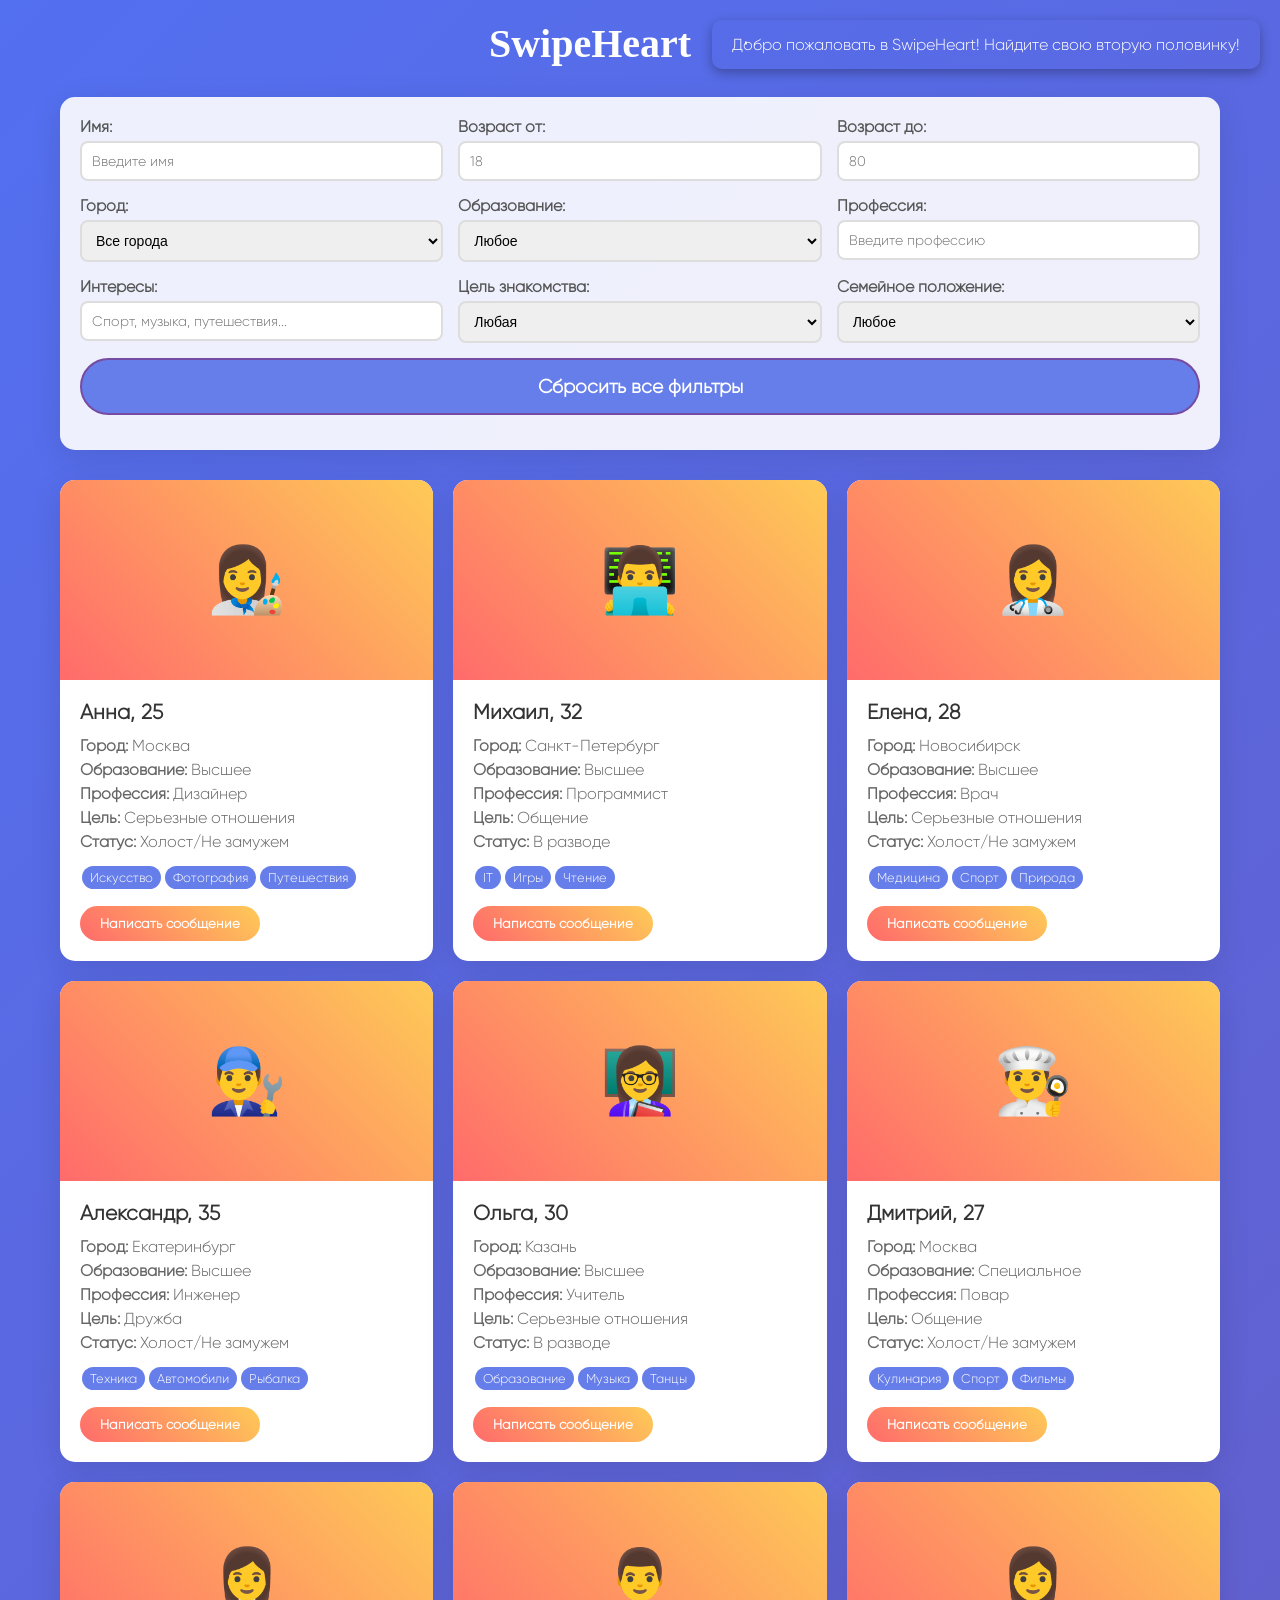
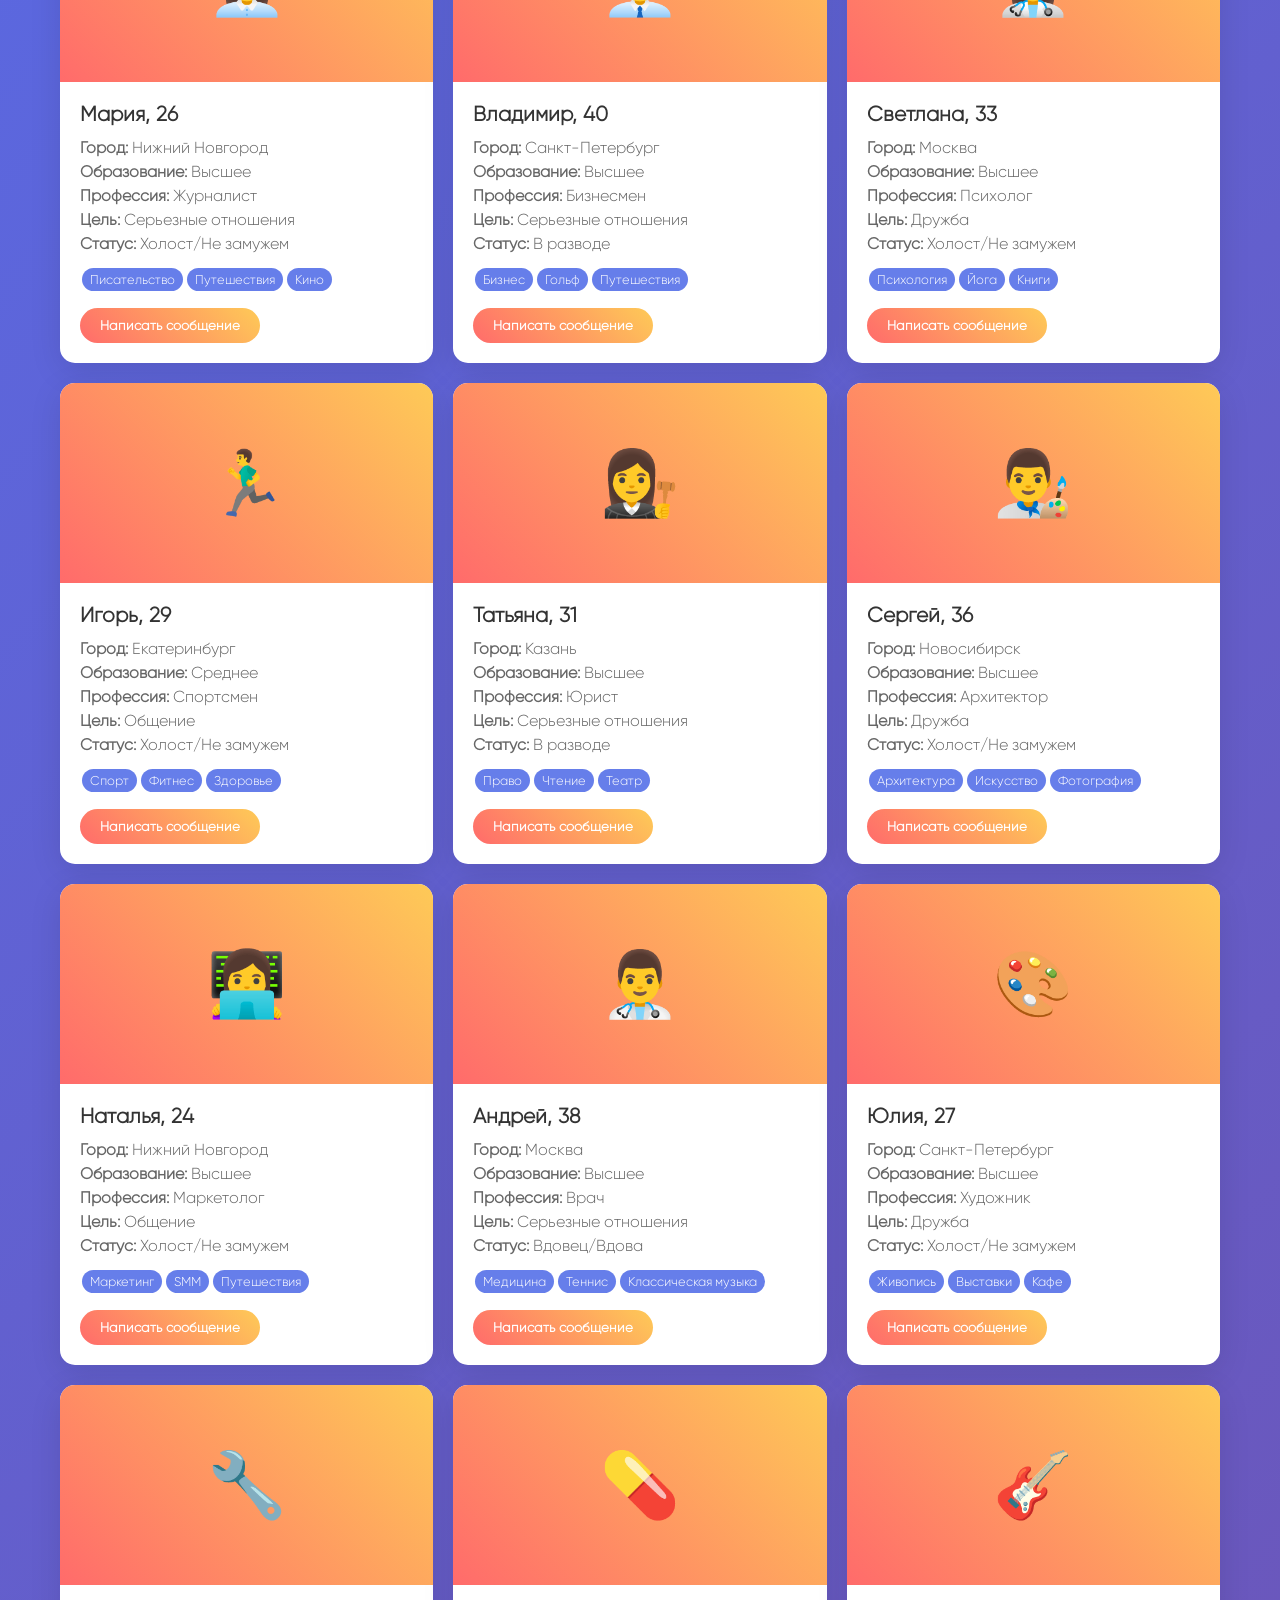
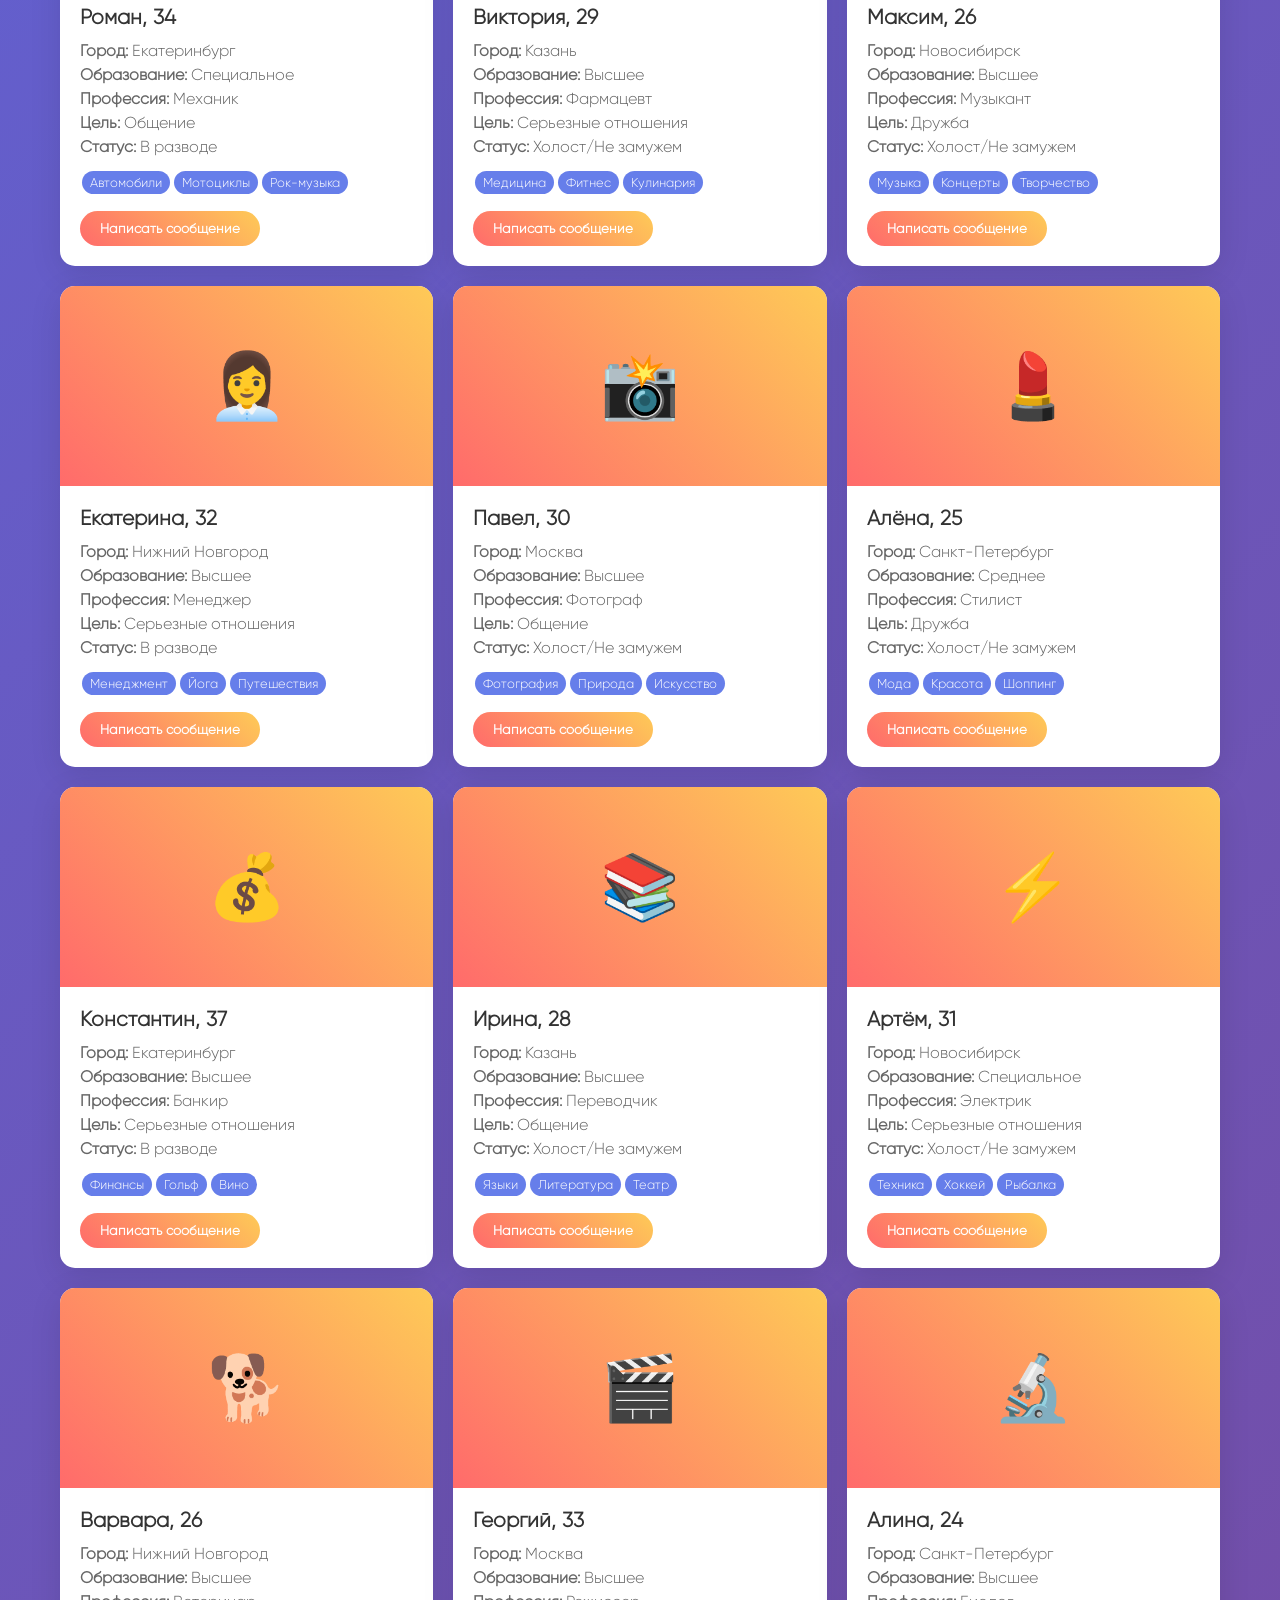
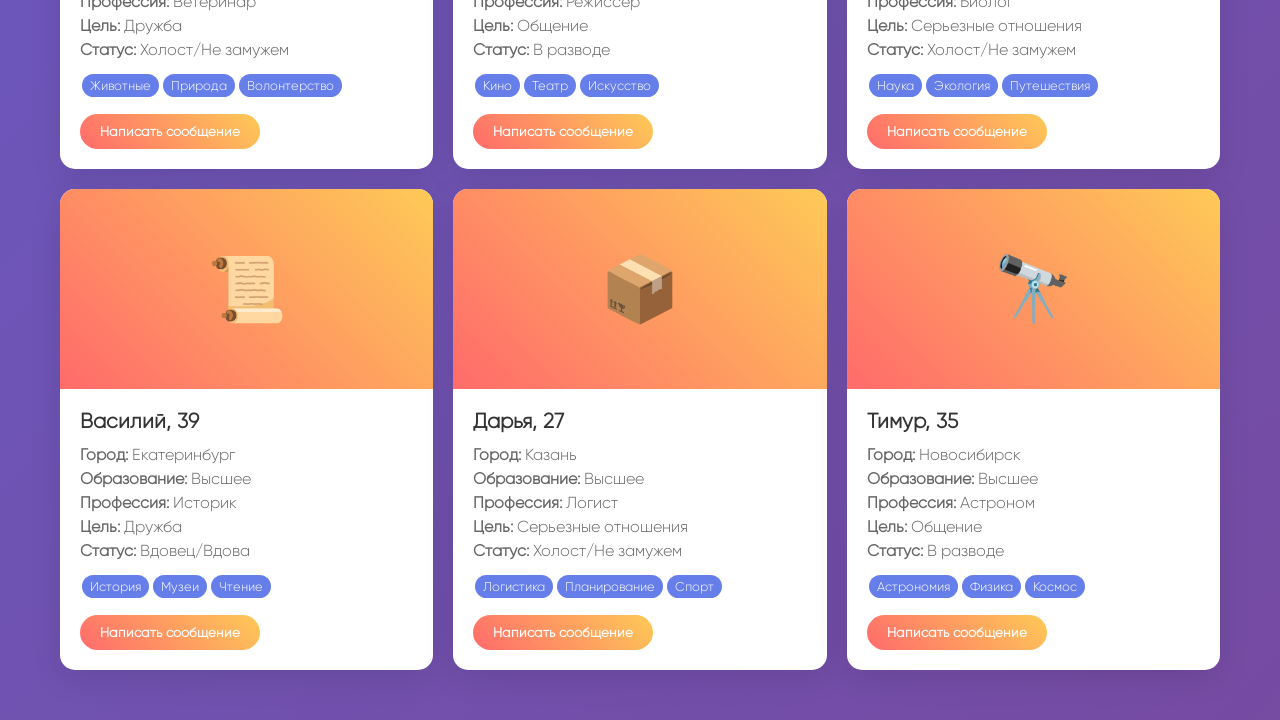
<file: index.html>
<!DOCTYPE html>
<html lang="ru">
<head>
    <meta charset="UTF-8">
    <meta name="viewport" content="width=device-width, initial-scale=1.0">
    <title>SwipeHeart - Сайт знакомств</title>
    <link rel="stylesheet" href="style.css">
</head>
<body>
    <div class="container">
              <div class="logo">
            <h1>
                SwipeHeart
                <svg class="infinity-svg" viewBox="0 0 87 30" xmlns="http://www.w3.org/2000/svg">
                    <path id="outline" d="M22,15 C22,8 17,0 8,0 C-1,0 -6,8 -6,15 C-6,22 -1,30 8,30 C17,30 22,22 22,15 C22,8 27,0 36,0 C45,0 50,8 50,15 C50,22 45,30 36,30 C27,30 22,22 22,15" 
                          fill="none" stroke="white" stroke-width="2" stroke-linecap="round"
                          transform="translate(21.5, 0)"/>
                </svg>
            </h1>
        </div>

      <div class="search-filters">
          <div class="search-row">
              <div class="search-group">
                  <label for="search-name">Имя:</label>
                  <input type="text" id="search-name" placeholder="Введите имя">
              </div>
              <div class="search-group">
                <label for="search-age-min">Возраст от:</label>
                <input type="number" id="search-age-min" placeholder="18" min="18" max="80">
              </div>
              <div class="search-group">
                <label for="search-age-max">Возраст до:</label>
                <input type="number" id="search-age-max" placeholder="80" min="18" max="80">
            </div>
            </div>
            <div class="search-row">
                <div class="search-group">
                    <label for="search-city">Город:</label>
                    <select id="search-city">
                        <option value="">Все города</option>
                        <option value="Москва">Москва</option>
                        <option value="Санкт-Петербург">Санкт-Петербург</option>
                        <option value="Новосибирск">Новосибирск</option>
                        <option value="Екатеринбург">Екатеринбург</option>
                        <option value="Казань">Казань</option>
                        <option value="Нижний Новгород">Нижний Новгород</option>
                    </select>
                </div>
                <div class="search-group">
                    <label for="search-education">Образование:</label>
                    <select id="search-education">
                        <option value="">Любое</option>
                        <option value="Среднее">Среднее</option>
                        <option value="Высшее">Высшее</option>
                        <option value="Специальное">Специальное</option>
                    </select>
                </div>
                <div class="search-group">
                    <label for="search-profession">Профессия:</label>
                    <input type="text" id="search-profession" placeholder="Введите профессию">
                </div>
            </div>
            <div class="search-row">
                <div class="search-group">
                    <label for="search-interests">Интересы:</label>
                    <input type="text" id="search-interests" placeholder="Спорт, музыка, путешествия...">
                </div>
                <div class="search-group">
                    <label for="search-relationship">Цель знакомства:</label>
                    <select id="search-relationship">
                        <option value="">Любая</option>
                        <option value="Серьезные отношения">Серьезные отношения</option>
                        <option value="Дружба">Дружба</option>
                        <option value="Общение">Общение</option>
                    </select>
                </div>
                <div class="search-group">
                    <label for="search-status">Семейное положение:</label>
                    <select id="search-status">
                        <option value="">Любое</option>
                        <option value="Холост/Не замужем">Холост/Не замужем</option>
                        <option value="В разводе">В разводе</option>
                        <option value="Вдовец/Вдова">Вдовец/Вдова</option>
                    </select>
                </div>
            </div>
            <div class="search-row search-row-reset">
              <button id="resetButton">Сбросить все фильтры</button>
            </div>
        </div>

        <div id="profiles-container" class="profiles-grid"></div>
        <div id="no-results" class="no-results" style="display: none;">
            Профили не найдены. Попробуйте изменить параметры поиска.
        </div>
    </div>

    <div id="message-modal" class="modal">
        <div class="modal-content">
            <div class="modal-header">
                <h2 id="modal-title">Сообщения</h2>
                <span class="close">&times;</span>
            </div>
            <div id="messages-container" class="messages-container"></div>
            <div class="message-input-container">
                <div class="emoji-panel">
                    <button class="emoji-btn" data-emoji="😊">😊</button>
                    <button class="emoji-btn" data-emoji="😍">😍</button>
                    <button class="emoji-btn" data-emoji="🥰">🥰</button>
                    <button class="emoji-btn" data-emoji="😘">😘</button>
                    <button class="emoji-btn" data-emoji="💕">💕</button>
                    <button class="emoji-btn" data-emoji="❤️">❤️</button>
                    <button class="emoji-btn" data-emoji="💖">💖</button>
                    <button class="emoji-btn" data-emoji="🌹">🌹</button>
                    <button class="emoji-btn" data-emoji="🎉">🎉</button>
                    <button class="emoji-btn" data-emoji="👋">👋</button>
                </div>
                <textarea id="message-input" class="message-input" placeholder="Введите сообщение..." rows="3"></textarea>
                <button id="send-btn" class="send-btn">Отправить</button>
            </div>
        </div>
    </div>
    <script src='script.js'></script>
</body>
</html>
</file>
<file: style.css>
@font-face {
    font-family: "Gilroy";
    src: url("/Fonts/Gilroy-FREE/Gilroy-Light.otf") format("truetype");
    font-style: normal;
    font-weight: normal;
 }
 * {
    margin: 0;
    padding: 0;
    box-sizing: border-box;
}

body {
    font-family: "Gilroy";
    background: linear-gradient(135deg,rgb(83, 112, 241) 0%, #764ba2 100%);
    min-height: 100vh;
    color: #333;
}

:placeholder-shown {
  font-family: "Gilroy";
}

.container {
    max-width: 1200px;
    margin: 0 auto;
    padding: 20px;
}

.header {
    text-align: center;
    margin-bottom: 30px;
    color: white;
}

.header h1 {
    font-size: 2.5rem;
    margin-bottom: 10px;
    text-shadow: 2px 2px 4px rgba(0,0,0,0.3);
}

/* Анимированный логотип */
.logo {
    text-align: center;
    margin-bottom: 30px;
}

.logo h1 {
    color: white;
    font-family: "Nebulas Regular";
    font-size: 2.5rem;
    display: flex;
    align-items: center;
    justify-content: center;
    gap: 10px;
}

.infinity-svg {
    width: 90px;
    height: 24px;
}

#outline {
    stroke-dasharray: 2.42777px, 242.77666px;
    stroke-dashoffset: 0;
    -webkit-animation: anim 1.6s linear infinite;
    animation: anim 1.6s linear infinite;
    
}

@-webkit-keyframes anim {
    12.5% {
        stroke-dasharray: 33.98873px, 242.77666px;
        stroke-dashoffset: -26.70543px;
    }
    43.75% {
        stroke-dasharray: 84.97183px, 242.77666px;
        stroke-dashoffset: -84.97183px;
    }
    100% {
        stroke-dasharray: 2.42777px, 242.77666px;
        stroke-dashoffset: -240.34889px;
    }
}

@keyframes anim {
    12.5% {
        stroke-dasharray: 33.98873px, 242.77666px;
        stroke-dashoffset: -26.70543px;
    }
    43.75% {
        stroke-dasharray: 84.97183px, 242.77666px;
        stroke-dashoffset: -84.97183px;
    }
    100% {
        stroke-dasharray: 2.42777px, 242.77666px;
        stroke-dashoffset: -240.34889px;
    }
}


.search-filters {
    background: rgba(255, 255, 255, 0.9);
    padding: 20px;
    border-radius: 15px;
    margin-bottom: 30px;
    box-shadow: 0 8px 32px rgba(0,0,0,0.1);
}

.search-row {
    display: grid;
    grid-template-columns: repeat(auto-fit, minmax(200px, 1fr));
    gap: 15px;
    margin-bottom: 15px;
}

.search-group {
    display: flex;
    flex-direction: column;
}

.search-group label {
    font-weight: bold;
    margin-bottom: 5px;
    color: #555;
}

.search-group input,
.search-group select {
    padding: 10px;
    border: 2px solid #ddd;
    border-radius: 8px;
    font-size: 14px;
    transition: border-color 0.3s;
}

.search-group input:focus,
.search-group select:focus {
    outline: none;
    border-color: #667eea;
}

.profiles-grid {
    display: grid;
    grid-template-columns: repeat(auto-fill, minmax(280px, 1fr));
    gap: 20px;
    margin-bottom: 30px;
}

.profile-card {
    overflow: hidden;
    border-radius: 15px;
    background: white;
    border-radius: 15px;
    box-shadow: 0 8px 32px rgba(0,0,0,0.1);
    cursor: pointer;
}


.profile-card:hover {
    transform: translateY(-5px);
    box-shadow: 0 12px 40px rgba(0,0,0,0.2);
}

.profile-image {
    width: 100%;
    height: 200px;
    background: linear-gradient(45deg, #ff6b6b, #feca57);
    display: flex;
    align-items: center;
    justify-content: center;
    font-size: 3rem;
    color: white;
    position: relative;
}

.profile-info {
    padding: 20px;
}

.profile-name {
    font-size: 1.3rem;
    font-weight: bold;
    margin-bottom: 10px;
    color: #333;
}

.profile-details {
    color: #666;
    line-height: 1.5;
}

.profile-interests {
    margin-top: 10px;
}

.interest-tag {
    display: inline-block;
    background: #667eea;
    color: white;
    padding: 4px 8px;
    border-radius: 12px;
    font-size: 0.8rem;
    margin: 2px;
}

#resetButton {
    font-family: "Gilroy";
    padding: 15px 30px;
    border: 2px solid #764ba2;
    background-color: #667eea;
    color: #ffffff;
    font-size: 1.2rem;
    cursor: pointer;
    border-radius: 30px;
    transition: all 0.4s ease;
    outline: none;
    position: relative;
    overflow: hidden;
    font-weight: bold;
}

#resetButton::after {
    content: "";
    position: absolute;
    top: 0;
    left: 0;
    width: 100%;
    height: 100%;
    background: radial-gradient(circle,
    rgba(255, 255, 255, 0.25) 0%,
    rgba(255, 255, 255, 0) 70%);
    transform: scale(0);
    transition: transform 0.5s ease;
}
#resetButton:hover::after {
  transform: scale(4);
}

#resetButton:hover {
  border-color: #666666;
  background: #292929;
}
.message-btn {
    font-family: "Gilroy";
    background: linear-gradient(45deg, #ff6b6b, #feca57);
    color: white;
    border: none;
    padding: 10px 20px;
    border-radius: 20px;
    cursor: pointer;
    font-weight: bold;
    margin-top: 15px;
    transition: transform 0.2s;
}

.message-btn:hover {
    transform: scale(1.05);
}

.modal {
    display: none;
    position: fixed;
    z-index: 1000;
    left: 0;
    top: 0;
    width: 100%;
    height: 100%;
    background-color: rgba(0,0,0,0.5);
}

.modal-content {
    background-color: white;
    margin: 5% auto;
    padding: 0;
    border-radius: 15px;
    width: 90%;
    max-width: 600px;
    max-height: 80vh;
    overflow: hidden;
    animation: modalSlideIn 0.3s;
}

@keyframes modalSlideIn {
    from { transform: translateY(-50px); opacity: 0; }
    to { transform: translateY(0); opacity: 1; }
}

.modal-header {
    background: linear-gradient(45deg, #667eea, #764ba2);
    color: white;
    padding: 20px;
    display: flex;
    justify-content: space-between;
    align-items: center;
}

.close {
    color: white;
    font-size: 28px;
    font-weight: bold;
    cursor: pointer;
    transition: color 0.3s;
}

.close:hover {
    color: #feca57;
}

.messages-container {
    height: 400px;
    overflow-y: auto;
    padding: 20px;
    background: #f8f9fa;
}

.message {
    margin-bottom: 15px;
    display: flex;
    align-items: flex-start;
}

.message.sent {
    justify-content: flex-end;
}

.message-bubble {
    max-width: 70%;
    padding: 10px 15px;
    border-radius: 18px;
    position: relative;
}

.message.received .message-bubble {
    background: white;
    border: 1px solid #e0e0e0;
}

.message.sent .message-bubble {
    background: linear-gradient(45deg, #667eea, #764ba2);
    color: white;
}

.message-input-container {
    padding: 20px;
    border-top: 1px solid #e0e0e0;
    background: white;
}

.message-input {
    width: 100%;
    padding: 15px;
    border: 2px solid #ddd;
    border-radius: 25px;
    font-size: 14px;
    resize: none;
    outline: none;
    transition: border-color 0.3s;
}

.message-input:focus {
    border-color: #667eea;
}

.emoji-panel {
    display: flex;
    gap: 10px;
    padding: 10px 0;
    flex-wrap: wrap;
}

.emoji-btn {
    background: none;
    border: none;
    font-size: 20px;
    cursor: pointer;
    padding: 5px;
    border-radius: 5px;
    transition: background 0.2s;
}

.emoji-btn:hover {
    background: #f0f0f0;
}

.send-btn {
    background: linear-gradient(45deg, #667eea, #764ba2);
    color: white;
    border: none;
    padding: 10px 20px;
    border-radius: 20px;
    cursor: pointer;
    font-weight: bold;
    margin-top: 10px;
    transition: transform 0.2s;
}

.send-btn:hover {
    transform: scale(1.05);
}

.no-results {
    text-align: center;
    color: white;
    font-size: 1.2rem;
    margin-top: 50px;
}

  .floating-hearts {
      position: fixed;
      top: 0;
      left: 0;
      width: 100%;
      height: 100%;
      pointer-events: none;
      z-index: -1;
  }

  .heart {
      position: absolute;
      animation: float 6s infinite linear;
      opacity: 0.1;
  }


@keyframes float {
    0% {
        transform: translateY(100vh) rotate(0deg);
        opacity: 0;
    }
    10% {
        opacity: 0.1;
    }
    90% {
        opacity: 0.1;
    }
    100% {
        transform: translateY(-10vh) rotate(360deg);
        opacity: 0;
    }
}

@media (max-width: 768px) {
    .container {
        padding: 10px;
    }

    .header h1 {
        font-size: 2rem;
    }

    .search-row {
        grid-template-columns: 1fr;
    }

    .profiles-grid {
        grid-template-columns: 1fr;
    }

    .modal-content {
        width: 95%;
        margin: 10% auto;
    }

    .messages-container {
        height: 300px;
    }
}
</file>
